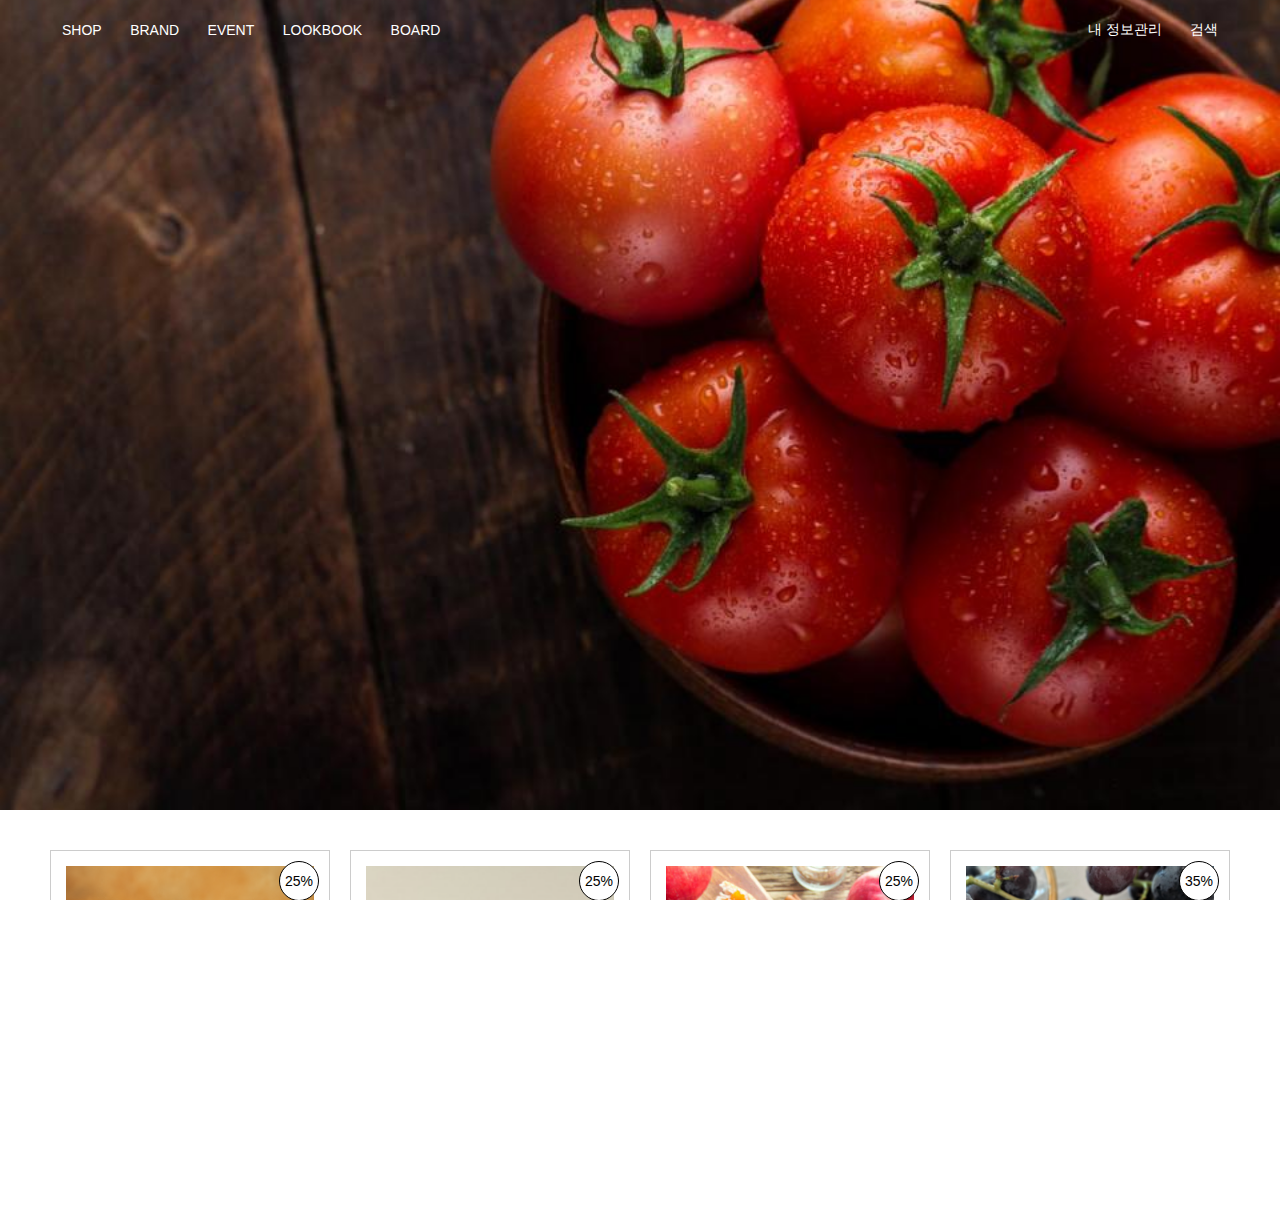
<file: index.html>
<!DOCTYPE html>
<html lang="ko">
  <head>
    <meta charset="UTF-8" />
    <title>모어라벨</title>
    <link rel="stylesheet" href="main.css" />
    <style>
      .product-card {
        height: 100%;
        display: flex;
        flex-direction: column;
        justify-content: space-between;
      }

      .product-link {
        display: block;
        height: 100%;
        color: black;
        text-decoration: none;
      }

      .product-link:visited,
      .product-link:hover,
      .product-link:active {
        color: black;
        text-decoration: none;
      }

      .product-section {
        display: grid;
        grid-template-columns: repeat(4, 1fr);
        gap: 20px;
        padding: 40px 50px;
        align-items: stretch;
      }
    </style>
  </head>
  <body>
    <header class="main-hero">
      <div class="background">
        <img src="bg1.jpg" alt="배경 이미지" />
      </div>
      <nav class="top-nav">
        <div class="left-nav">
          <a href="#">SHOP</a>
          <a href="#">BRAND</a>
          <a href="#">EVENT</a>
          <a href="#">LOOKBOOK</a>
          <a href="#">BOARD</a>
        </div>
        <div class="right-nav">
          <a href="#">내 정보관리</a>
          <a href="#">검색</a>
        </div>
      </nav>
    </header>

    <section class="product-section">
      <a href="product1.html" class="product-link">
        <div class="product-card">
          <img src="product1.png" alt="토마토잼" />
          <div class="discount-badge">25%</div>
          <p><strong>[모어라벨]</strong> 토마토잼</p>
          <p class="price"><del>30,000원</del> <strong>22,500원</strong></p>
        </div>
      </a>
      <a href="product2.html" class="product-link">
        <div class="product-card">
          <img src="product2.png" alt="감잼" />
          <div class="discount-badge">25%</div>
          <p><strong>[모어라벨]</strong> 감잼</p>
          <p class="price"><del>30,000원</del> <strong>22,500원</strong></p>
        </div>
      </a>
      <a href="product3.html" class="product-link">
        <div class="product-card">
          <img src="product3.png" alt="사과잼" />
          <div class="discount-badge">25%</div>
          <p><strong>[모어라벨]</strong> 사과잼</p>
          <p class="price"><del>30,000원</del> <strong>22,500원</strong></p>
        </div>
      </a>
      <a href="product4.html" class="product-link">
        <div class="product-card">
          <img src="product4.png" alt="포도잼" />
          <div class="discount-badge">35%</div>
          <p><strong>[모어라벨]</strong> 포도잼</p>
          <p class="price"><del>30,000원</del> <strong>22,500원</strong></p>
        </div>
      </a>
    </section>

    <script>
      let current = 0;
      const images = ["bg1.jpg", "bg2.jpeg"];
      const bgImg = document.querySelector(".background img");

      setInterval(() => {
        bgImg.classList.add("fade-out");
        setTimeout(() => {
          current = (current + 1) % images.length;
          bgImg.src = images[current];
          bgImg.classList.remove("fade-out");
        }, 300); // 페이드 아웃 지속 시간
      }, 5000); // 이미지 교체 간격
    </script>
  </body>
</html>
</file>
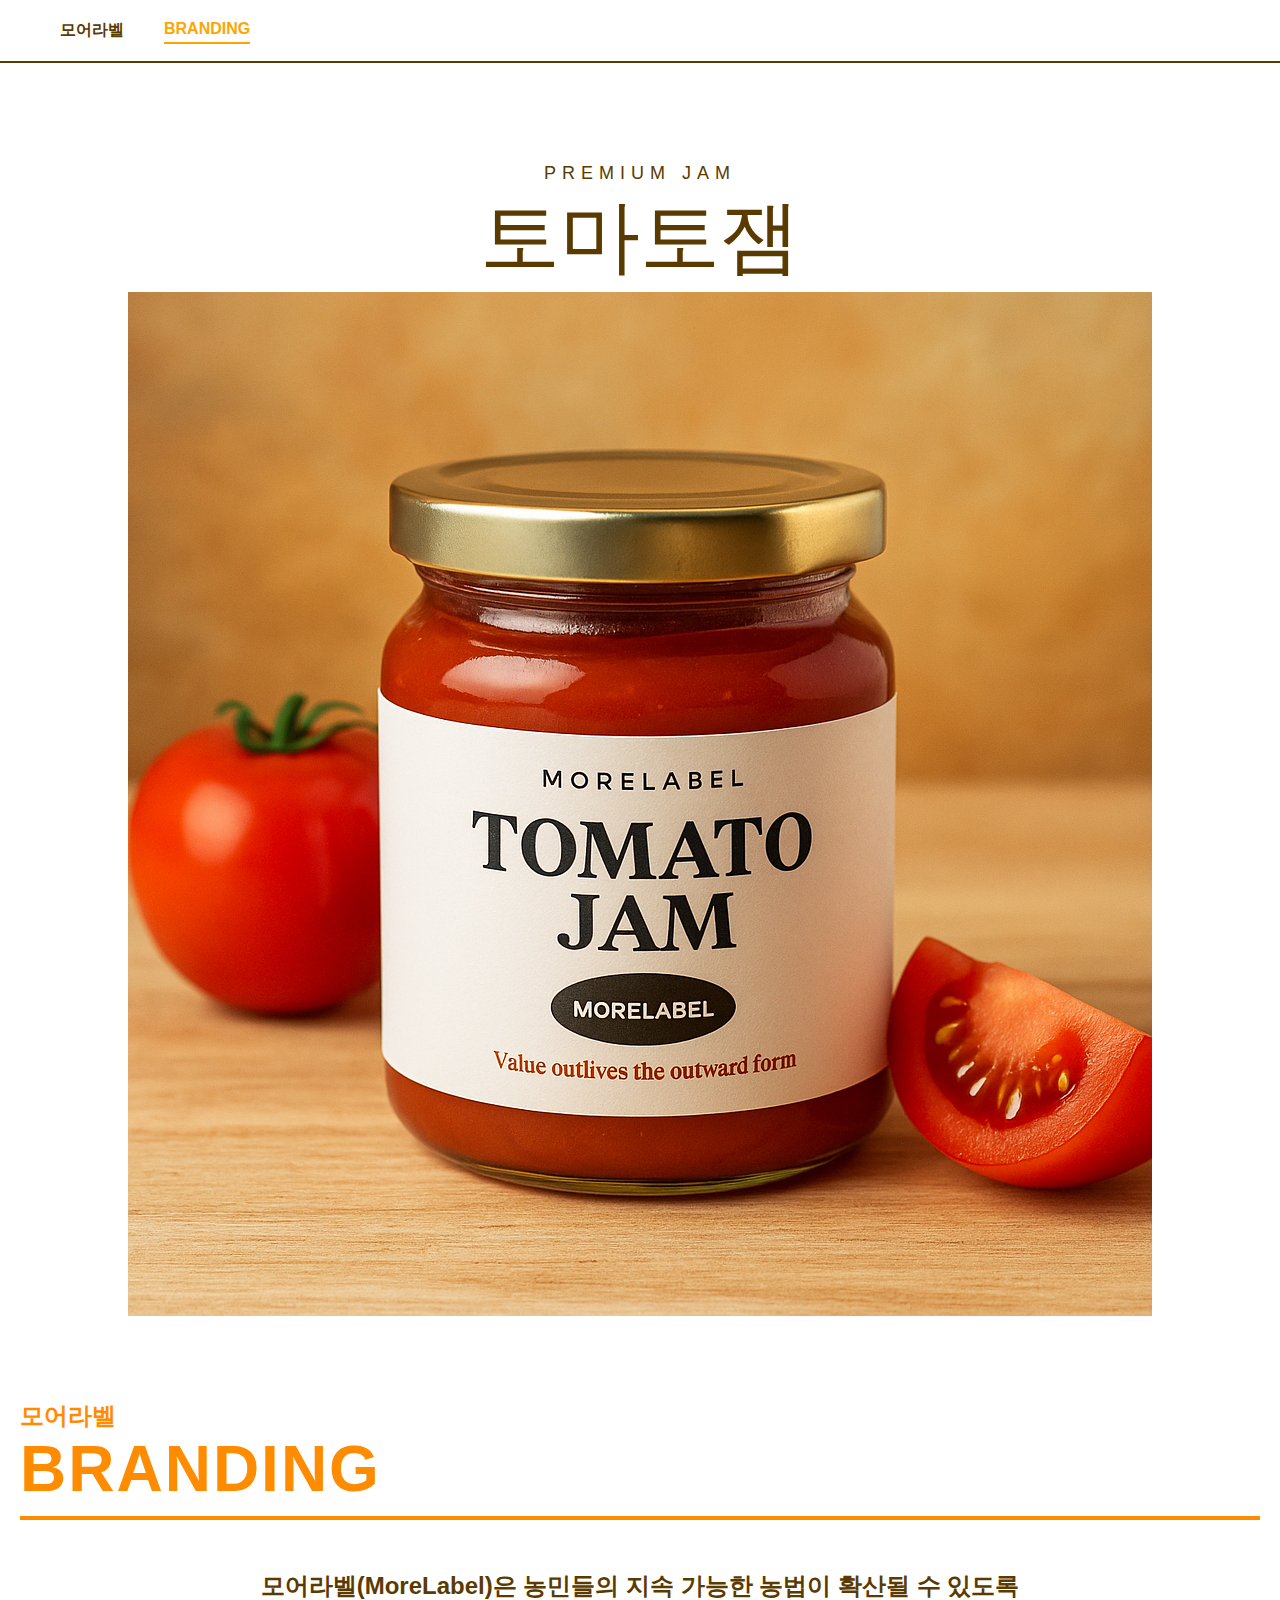
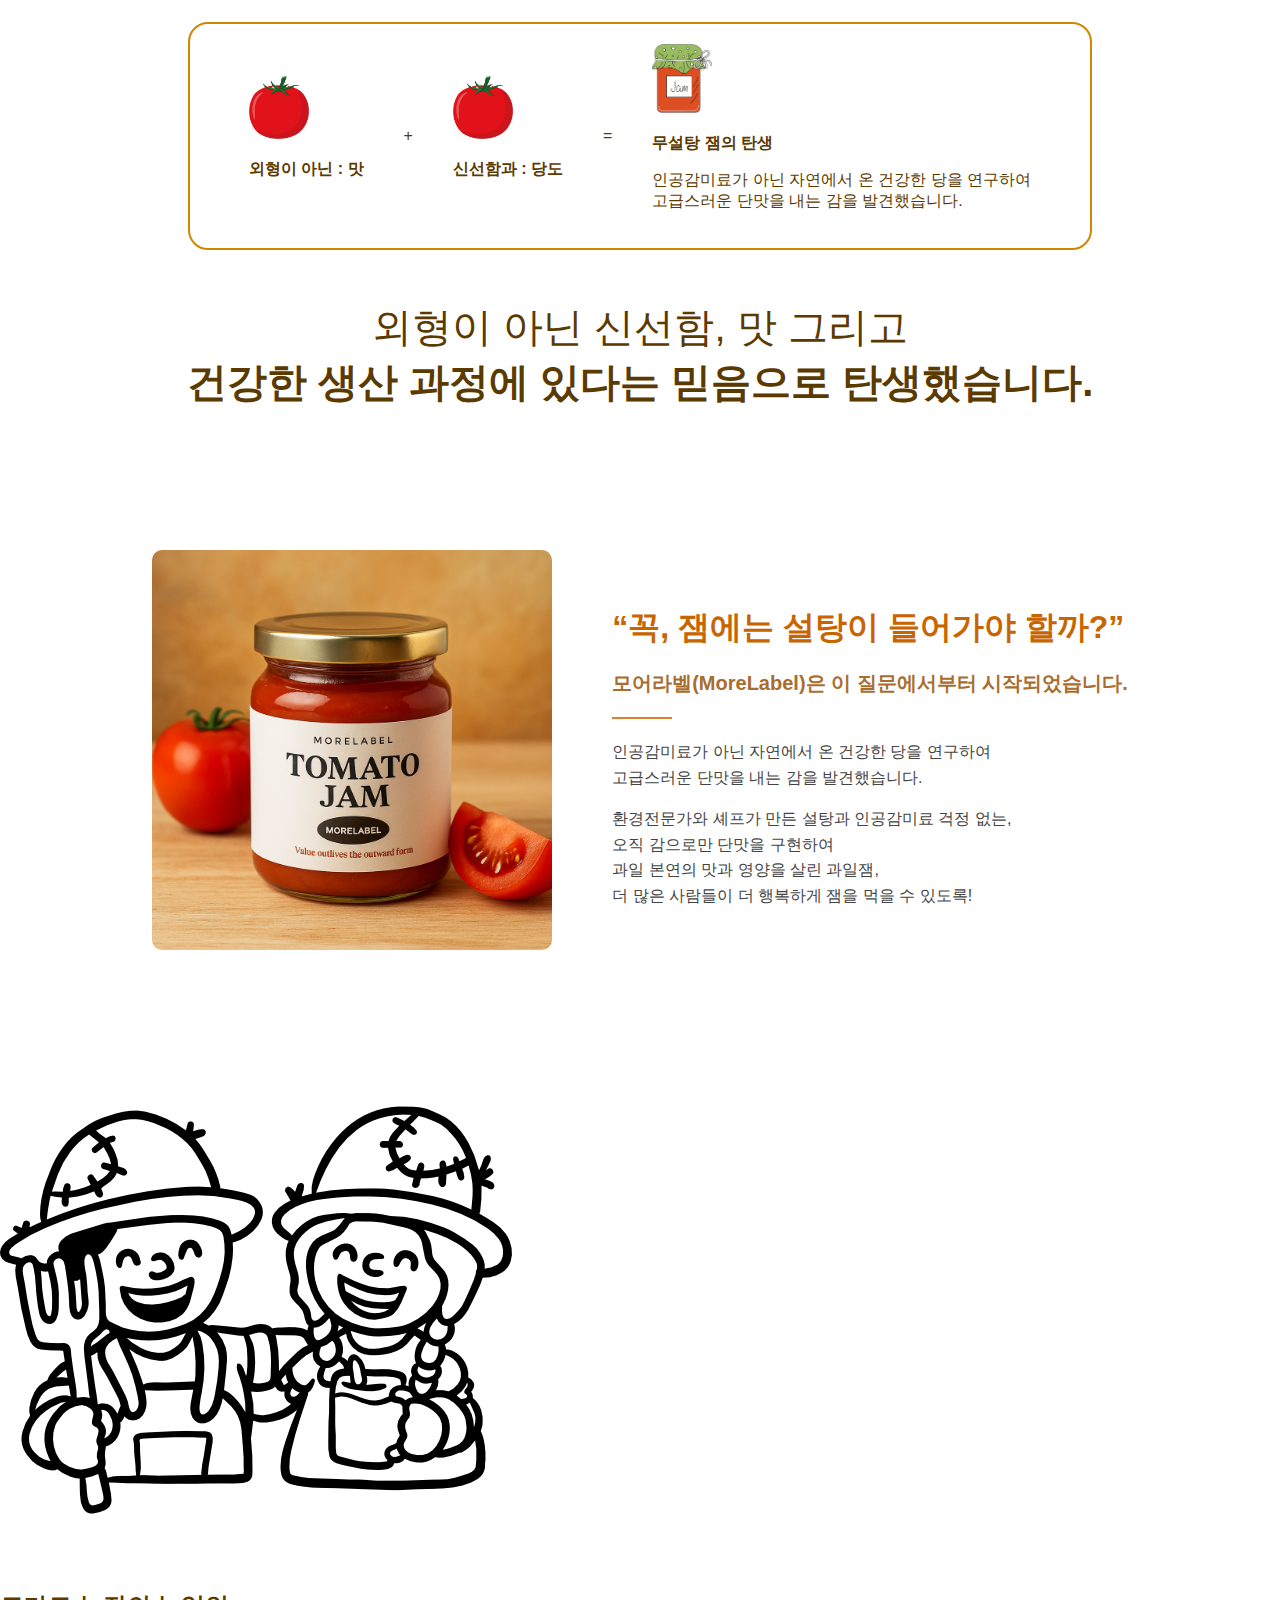
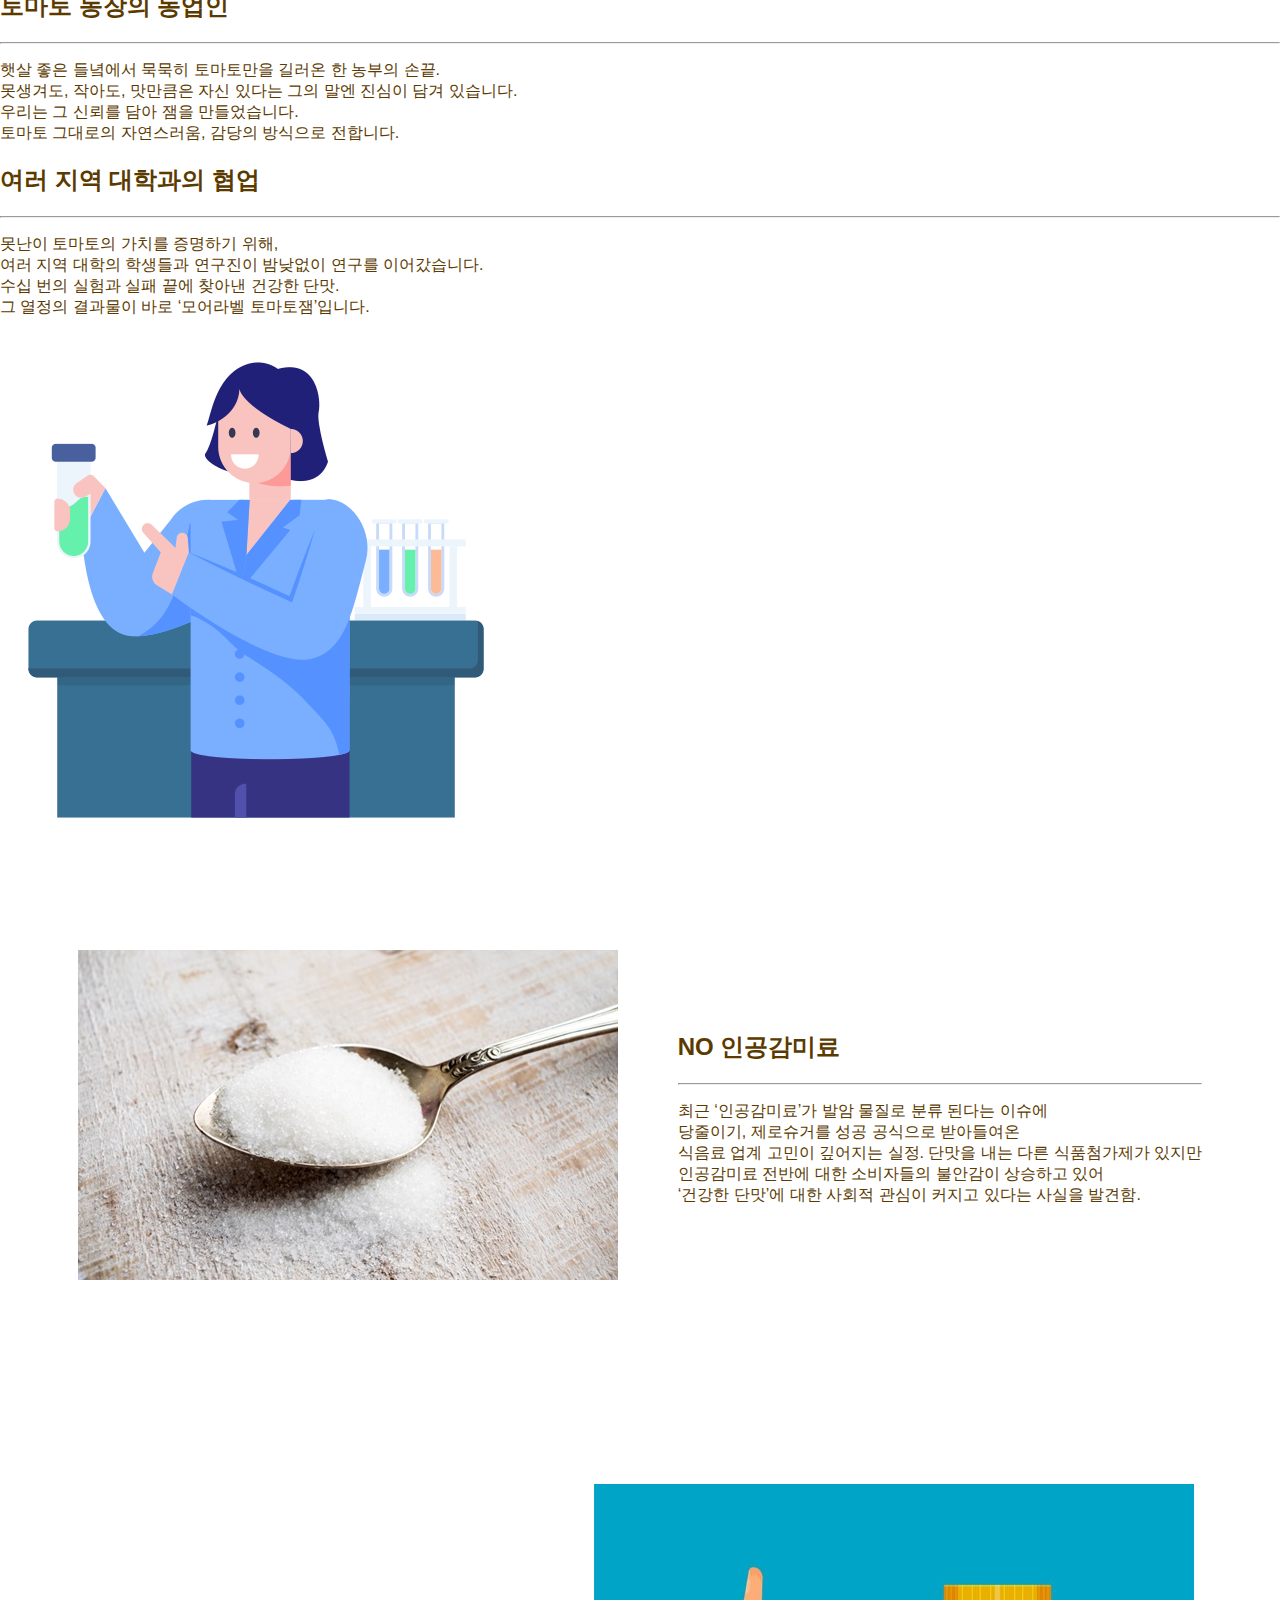
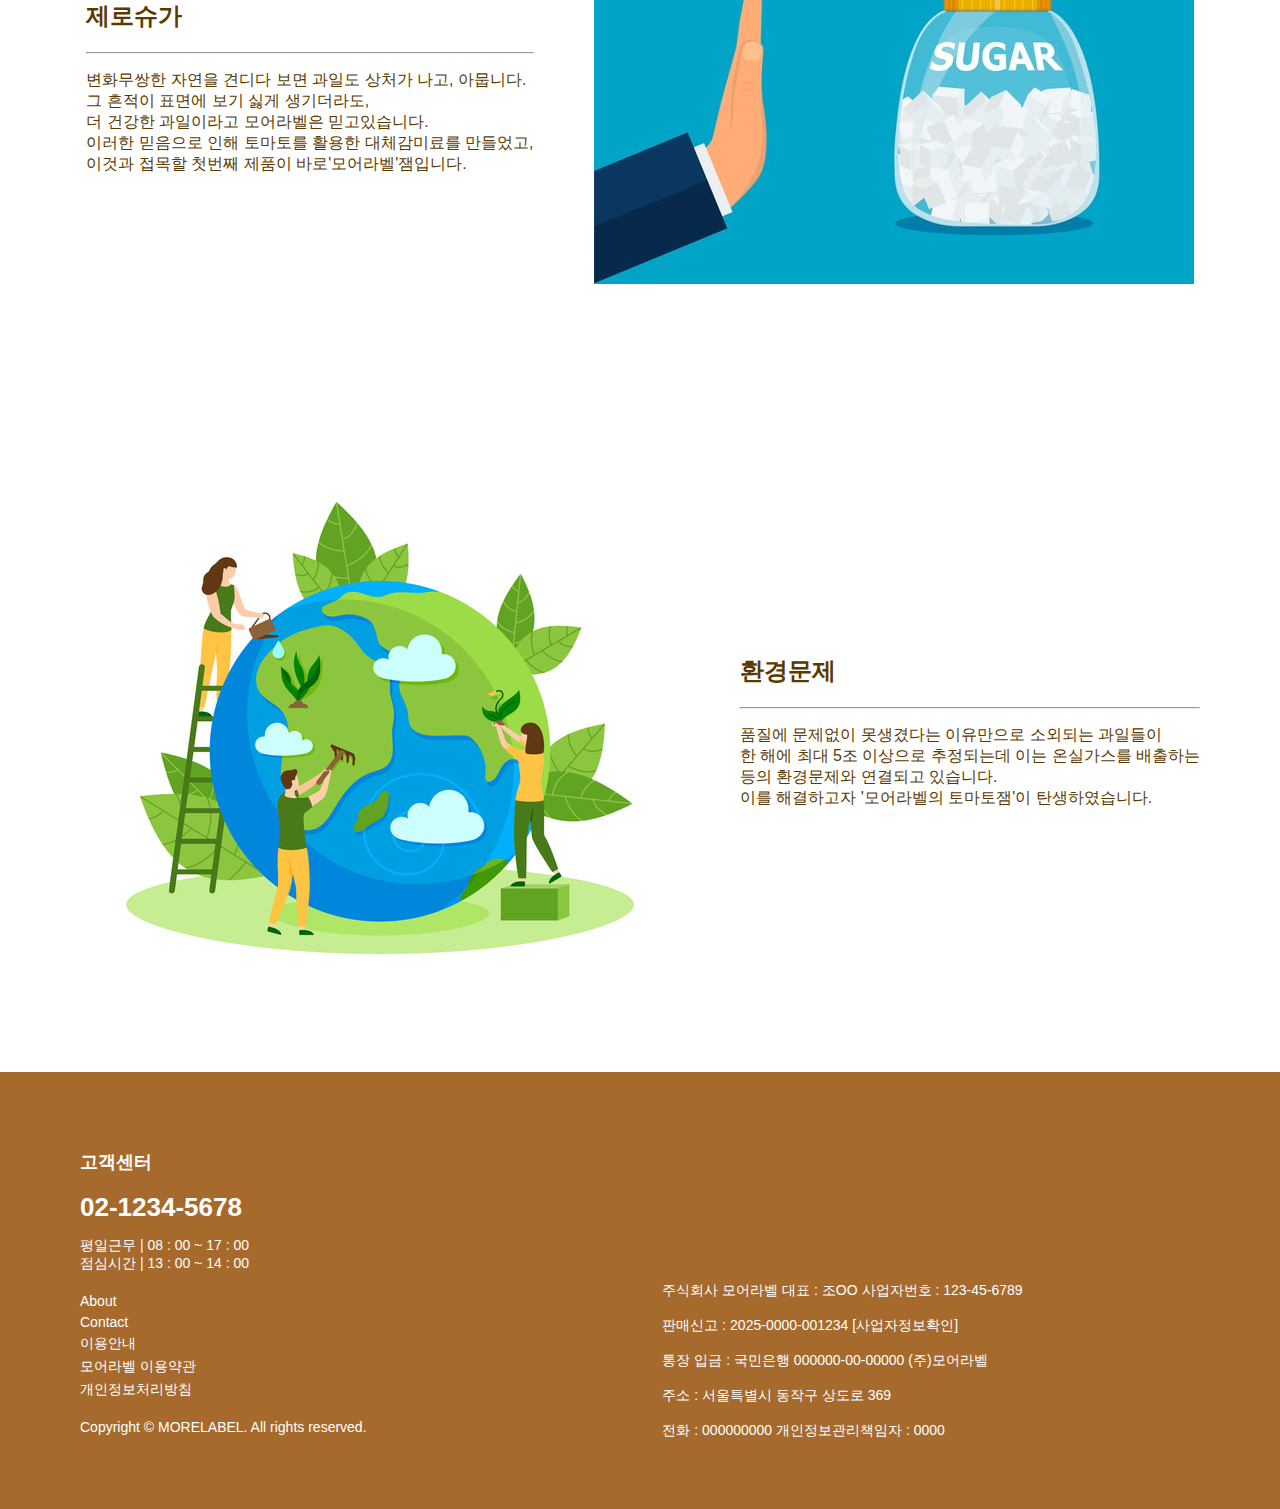
<file: product1.html>
<!DOCTYPE html>
<html lang="ko">
  <head>
    <meta charset="UTF-8" />
    <meta name="viewport" content="width=device-width, initial-scale=1.0" />
    <title>MORELABEL BRANDING</title>
    <link rel="stylesheet" href="product1.css" />
    <style>
      .section-title {
        margin-top: 50px;
        text-align: center;
      }
      .summary {
        margin-top: 50px;
        text-align: center;
        font-size: 40px;
      }
    </style>
  </head>
  <body>
    <header class="top-nav">
      <nav>
        <ul>
          <li><a href="index.html">모어라벨</a></li>
          <li class="active"><a href="#">BRANDING</a></li>
        </ul>
      </nav>
    </header>

    <main class="branding-content">
      <div class="branding-title">
        <p>PREMIUM JAM</p>
        <h1>토마토잼</h1>
      </div>
      <img src="product1.png" alt="토마토잼 이미지" class="branding-image" />
      <div class="branding-logo">
        <p>모어라벨</p>
        <h1>BRANDING</h1>
      </div>
    </main>

    <section class="scroll-section">
      <h2 class="section-title">
        모어라벨(MoreLabel)은 농민들의 지속 가능한 농법이 확산될 수 있도록
      </h2>
      <div class="scroll-content">
        <div class="item">
          <img src="tomato.png" alt="외형이 아닌 : 맛" />
          <p><strong>외형이 아닌 : 맛</strong></p>
        </div>
        <span class="plus">+</span>
        <div class="item">
          <img src="tomato.png" alt="신선함과 : 당도" />
          <p><strong>신선함과 : 당도</strong></p>
        </div>
        <span class="equals">=</span>
        <div class="item">
          <img src="jam.png" alt="무설탕 잼의 탄생" />
          <p><strong>무설탕 잼의 탄생</strong></p>
          <p class="desc">
            인공감미료가 아닌 자연에서 온 건강한 당을 연구하여<br />고급스러운
            단맛을 내는 감을 발견했습니다.
          </p>
        </div>
      </div>
      <p class="summary">
        외형이 아닌 신선함, 맛 그리고<br /><strong
          >건강한 생산 과정에 있다는 믿음으로 탄생했습니다.</strong
        >
      </p>
    </section>
    <section class="two-column-section">
      <div class="image-column">
        <img src="product1.png" alt="모어라벨 잼 제품 이미지" />
      </div>
      <div class="text-column">
        <h2>“꼭, 잼에는 설탕이 들어가야 할까?”</h2>
        <h3>모어라벨(MoreLabel)은 이 질문에서부터 시작되었습니다.</h3>
        <hr />
        <p>
          인공감미료가 아닌 자연에서 온 건강한 당을 연구하여<br />
          고급스러운 단맛을 내는 감을 발견했습니다.
        </p>
        <p>
          환경전문가와 셰프가 만든 설탕과 인공감미료 걱정 없는,<br />
          오직 감으로만 단맛을 구현하여<br />
          과일 본연의 맛과 영양을 살린 과일잼,<br />
          더 많은 사람들이 더 행복하게 잼을 먹을 수 있도록!
        </p>
      </div>
    </section>

    <section class="storytelling-section1">
      <div class="farmer-box">
        <img src="farmer.png" alt="농부" />
      </div>
      <div class="farmer-text">
        <h2>토마토 농장의 농업인</h2>
        <hr />
        <p>
          햇살 좋은 들녘에서 묵묵히 토마토만을 길러온 한 농부의 손끝.<br />
          못생겨도, 작아도, 맛만큼은 자신 있다는 그의 말엔 진심이 담겨
          있습니다.<br />
          우리는 그 신뢰를 담아 잼을 만들었습니다.<br />
          토마토 그대로의 자연스러움, 감당의 방식으로 전합니다.
        </p>
      </div>
    </section>

    <section class="storytelling-section2">
      <div class="univ-text">
        <h2>여러 지역 대학과의 협업</h2>
        <hr />
        <p>
          못난이 토마토의 가치를 증명하기 위해,<br />
          여러 지역 대학의 학생들과 연구진이 밤낮없이 연구를 이어갔습니다.<br />
          수십 번의 실험과 실패 끝에 찾아낸 건강한 단맛.<br />
          그 열정의 결과물이 바로 ‘모어라벨 토마토잼’입니다.
        </p>
      </div>
      <div class="universe-box">
        <img src="university.png" alt="대학" />
      </div>
    </section>

    <section class="no-sweetener-section1">
      <div class="orange-box">
        <img src="sweeter.jpg" alt="인공감미료" />
      </div>
      <div class="sweetener-text">
        <h2>NO 인공감미료</h2>
        <hr />
        <p>
          최근 ‘인공감미료’가 발암 물질로 분류 된다는 이슈에<br />
          당줄이기, 제로슈거를 성공 공식으로 받아들여온<br />
          식음료 업계 고민이 깊어지는 실정. 단맛을 내는 다른 식품첨가제가
          있지만<br />
          인공감미료 전반에 대한 소비자들의 불안감이 상승하고 있어<br />
          ‘건강한 단맛’에 대한 사회적 관심이 커지고 있다는 사실을 발견함.
        </p>
      </div>
    </section>

    <section class="no-sweetener-section2">
      <div class="sweetener-text">
        <h2>제로슈가</h2>
        <hr />
        <p>
          변화무쌍한 자연을 견디다 보면 과일도 상처가 나고, 아뭅니다.<br />
          그 흔적이 표면에 보기 싫게 생기더라도,<br />
          더 건강한 과일이라고 모어라벨은 믿고있습니다.<br />
          이러한 믿음으로 인해 토마토를 활용한 대체감미료를 만들었고,<br />
          이것과 접목할 첫번째 제품이 바로'모어라벨'잼입니다.
        </p>
      </div>
      <div class="orange-box">
        <img src="no_sugar.jpg" alt="제로슈가" />
      </div>
    </section>

    <section class="no-sweetener-section3">
      <div class="orange-box">
        <img src="earth.jpg" alt="환경" />
      </div>
      <div class="sweetener-text">
        <h2>환경문제</h2>
        <hr />
        <p>
          품질에 문제없이 못생겼다는 이유만으로 소외되는 과일들이<br />
          한 해에 최대 5조 이상으로 추정되는데 이는 온실가스를 배출하는<br />
          등의 환경문제와 연결되고 있습니다.<br />
          이를 해결하고자 '모어라벨의 토마토잼'이 탄생하였습니다.
        </p>
      </div>
    </section>
  </body>

  <footer class="site-footer">
    <div class="footer-left">
      <h3>고객센터</h3>
      <p class="phone">02-1234-5678</p>
      <p>평일근무 | 08 : 00 ~ 17 : 00<br />점심시간 | 13 : 00 ~ 14 : 00</p>
      <ul>
        <li><a href="#">About</a></li>
        <li><a href="#">Contact</a></li>
        <li><a href="#">이용안내</a></li>
        <li><a href="#">모어라벨 이용약관</a></li>
        <li><a href="#">개인정보처리방침</a></li>
      </ul>
      <p>Copyright © MORELABEL. All rights reserved.</p>
    </div>
    <div class="footer-right">
      <p>주식회사 모어라벨 대표 : 조OO 사업자번호 : 123-45-6789</p>
      <p>판매신고 : 2025-0000-001234 [사업자정보확인]</p>
      <p>통장 입금 : 국민은행 000000-00-00000 (주)모어라벨</p>
      <p>주소 : 서울특별시 동작구 상도로 369</p>
      <p>전화 : 000000000 개인정보관리책임자 : 0000</p>
    </div>
  </footer>
</html>
</file>
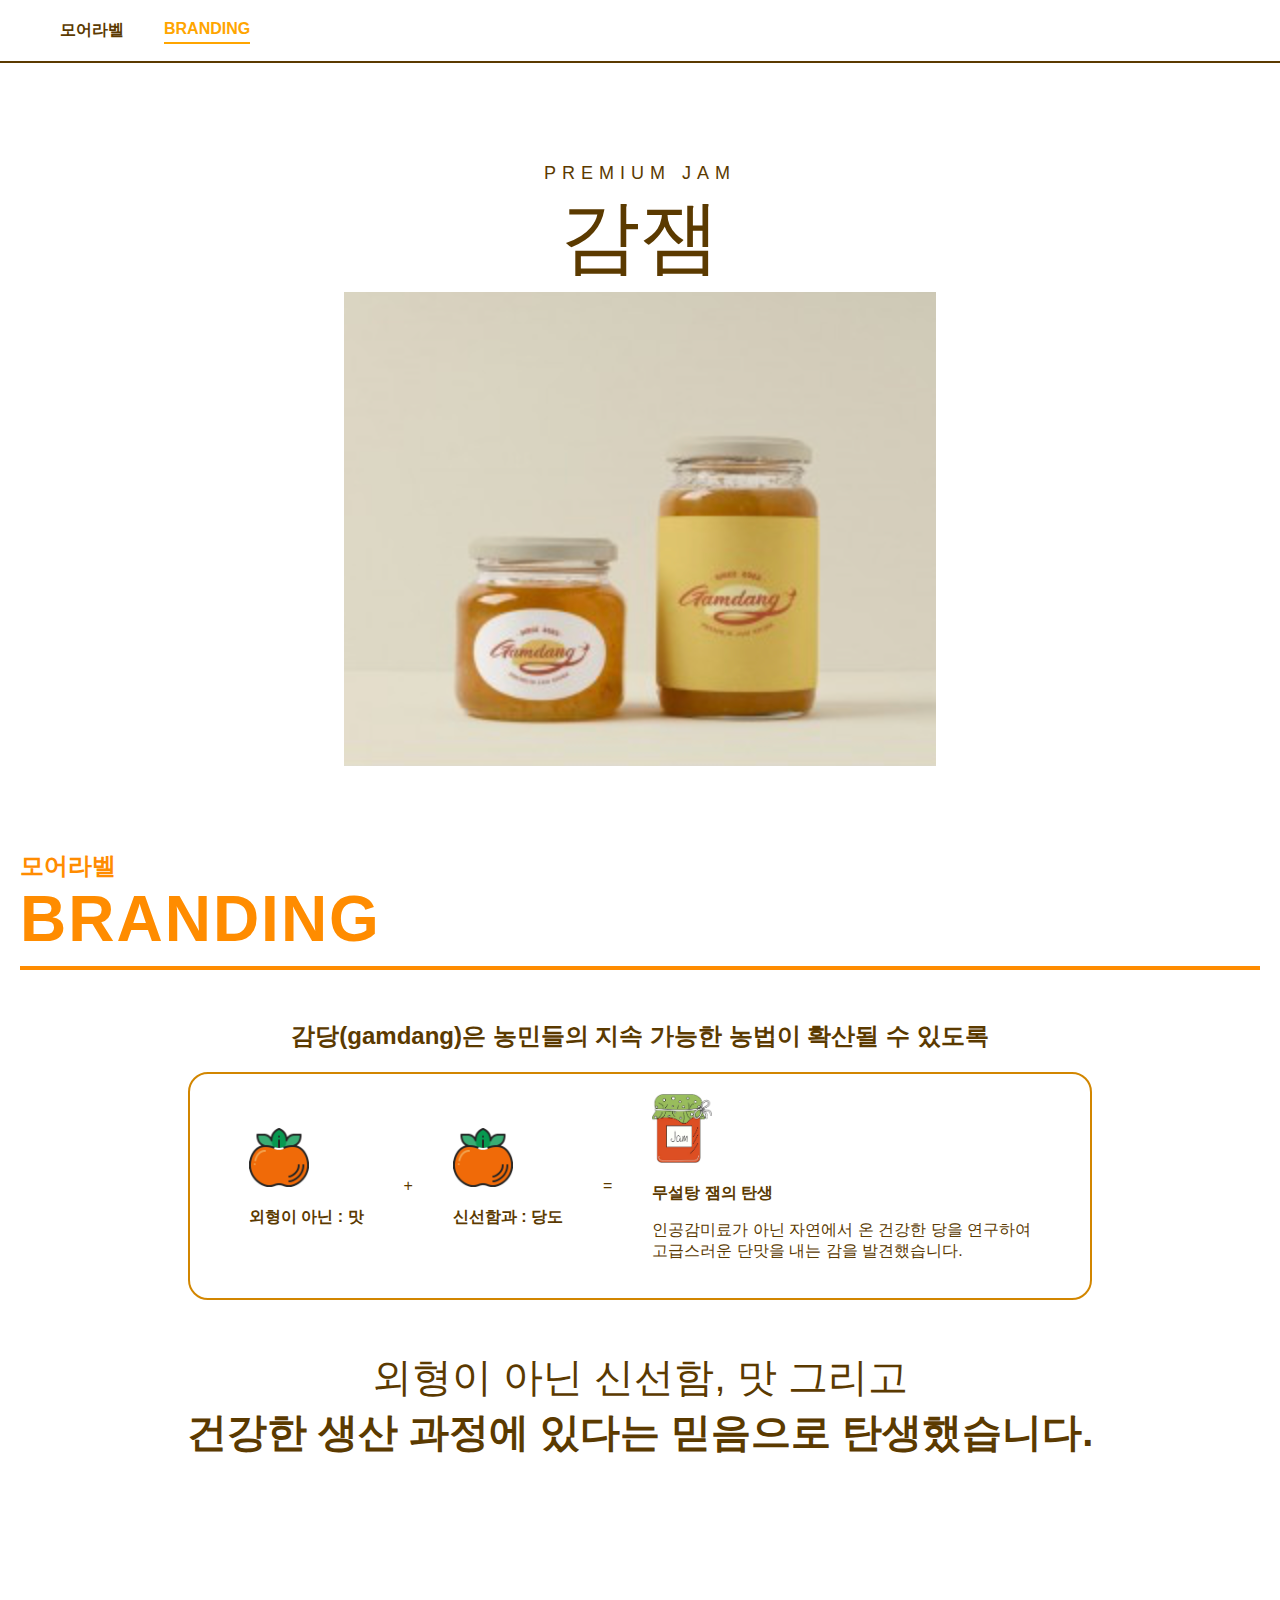
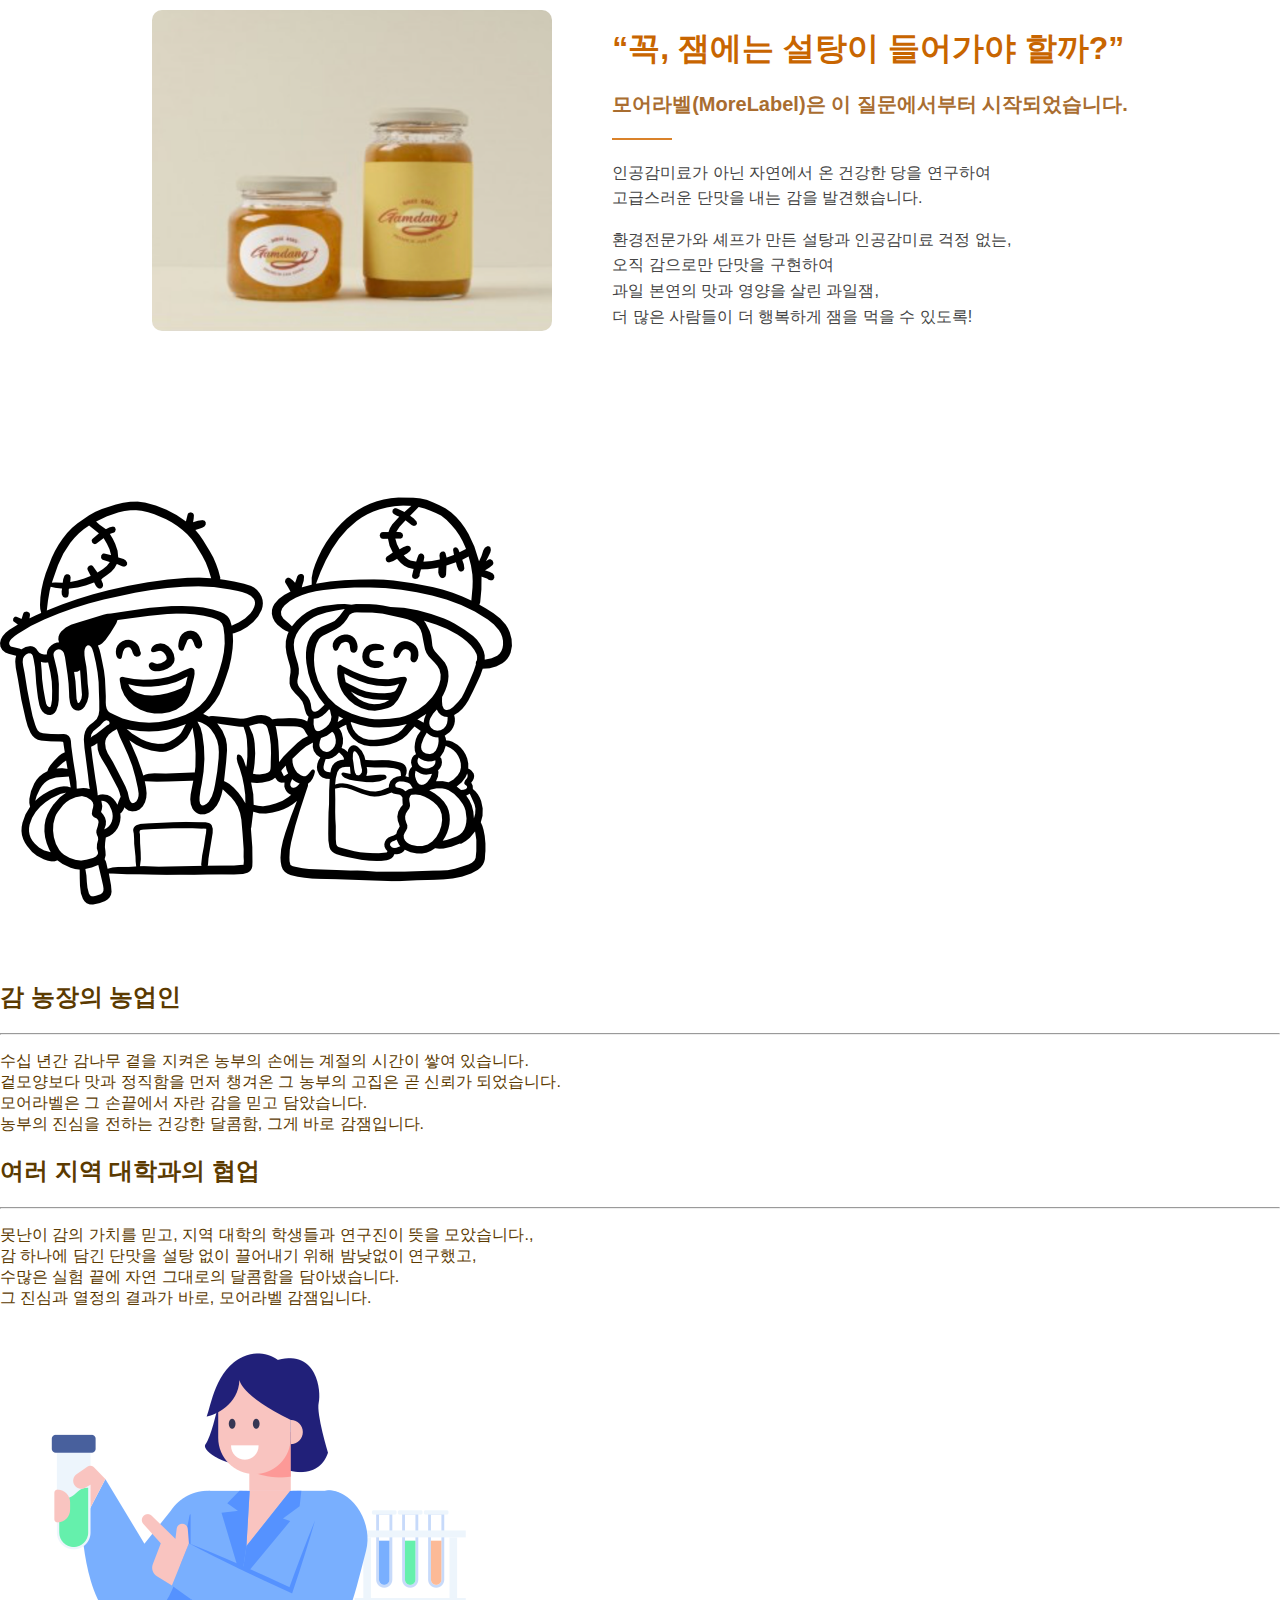
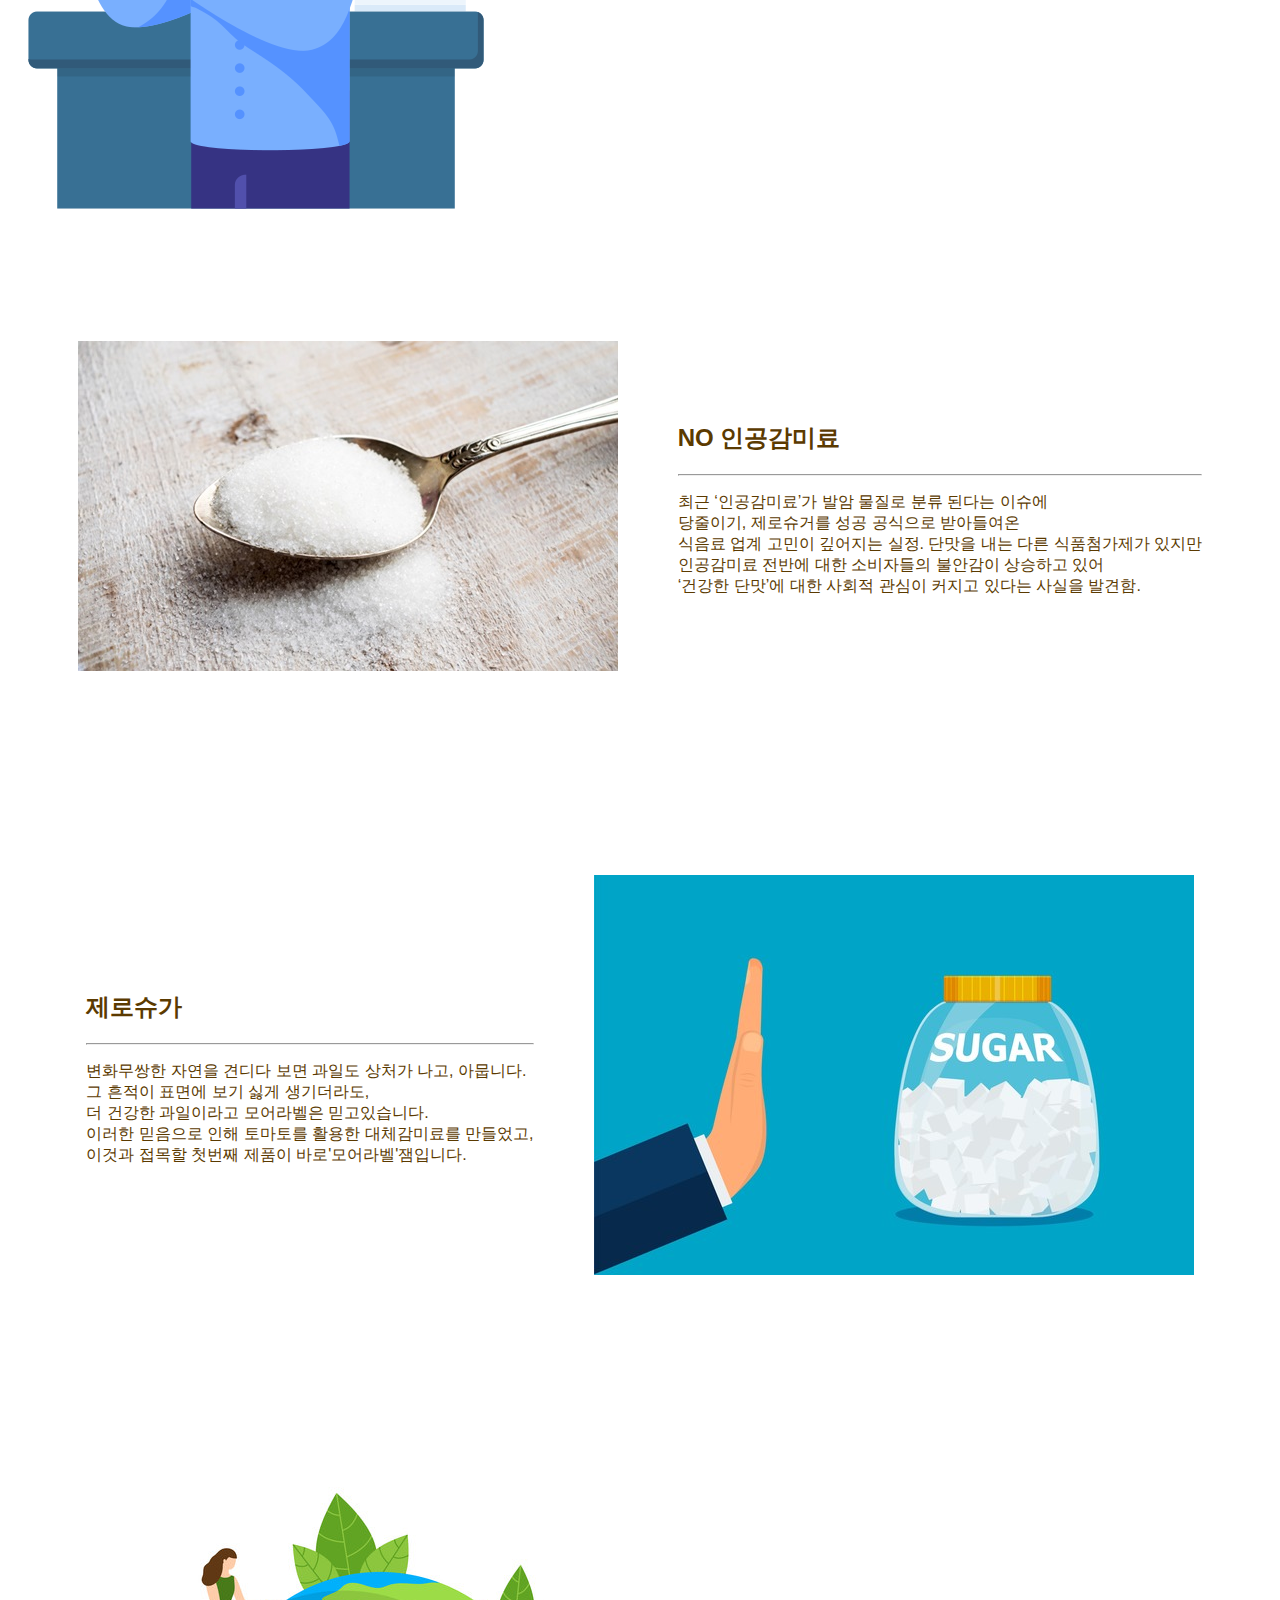
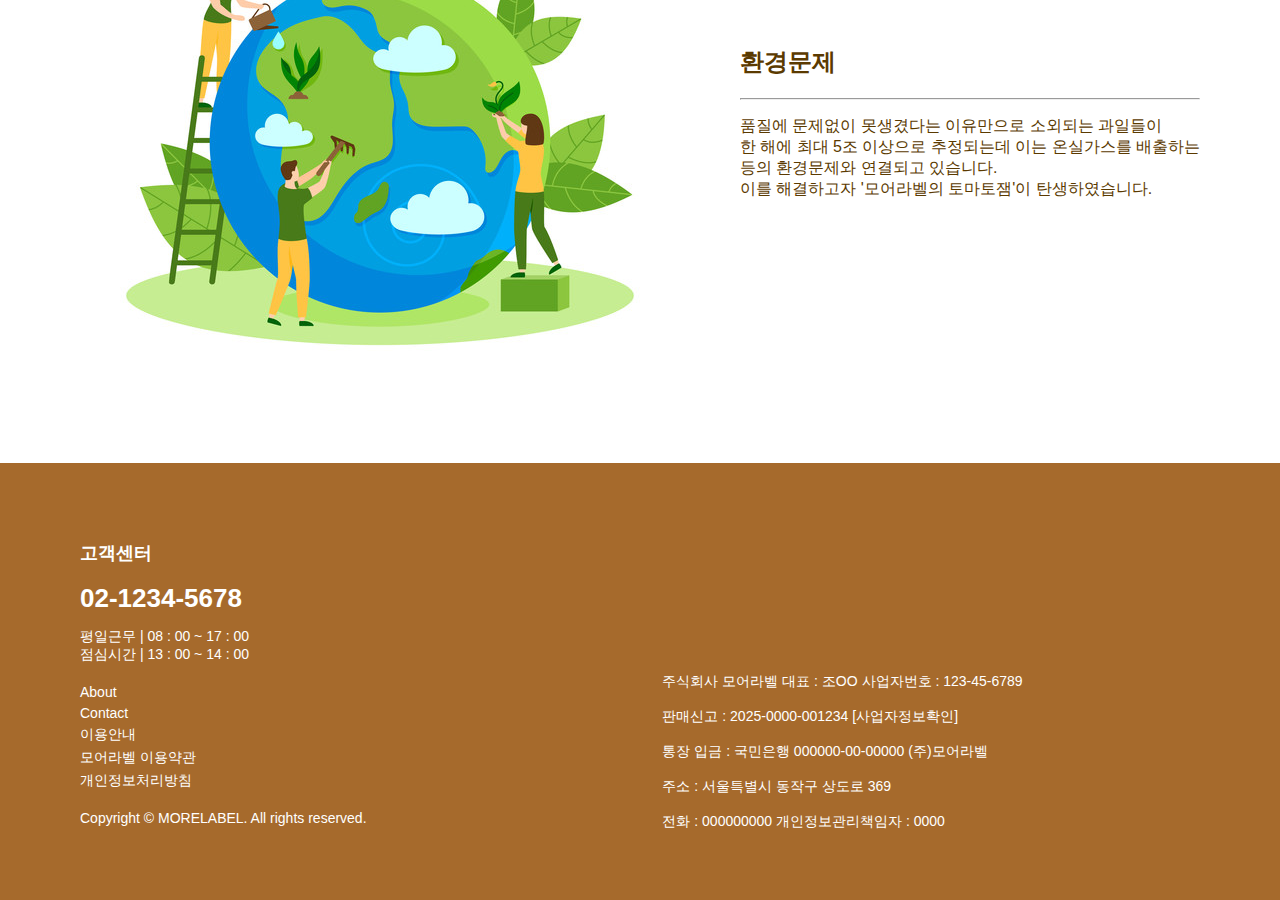
<file: product2.html>
<!DOCTYPE html>
<html lang="ko">
  <head>
    <meta charset="UTF-8" />
    <meta name="viewport" content="width=device-width, initial-scale=1.0" />
    <title>MORELABEL BRANDING</title>
    <link rel="stylesheet" href="product2.css" />
    <style>
      .section-title {
        margin-top: 50px;
        text-align: center;
      }
      .summary {
        margin-top: 50px;
        text-align: center;
        font-size: 40px;
      }
    </style>
  </head>
  <body>
    <header class="top-nav">
      <nav>
        <ul>
          <li><a href="index.html">모어라벨</a></li>
          <li class="active"><a href="#">BRANDING</a></li>
        </ul>
      </nav>
    </header>

    <main class="branding-content">
      <div class="branding-title">
        <p>PREMIUM JAM</p>
        <h1>감잼</h1>
      </div>
      <img src="product2.png" alt="감잼 이미지" class="branding-image" />
      <div class="branding-logo">
        <p>모어라벨</p>
        <h1>BRANDING</h1>
      </div>
    </main>

    <section class="scroll-section">
      <h2 class="section-title">
        감당(gamdang)은 농민들의 지속 가능한 농법이 확산될 수 있도록
      </h2>
      <div class="scroll-content">
        <div class="item">
          <img src="persimmon.png" alt="외형이 아닌 : 맛" />
          <p><strong>외형이 아닌 : 맛</strong></p>
        </div>
        <span class="plus">+</span>
        <div class="item">
          <img src="persimmon.png" alt="신선함과 : 당도" />
          <p><strong>신선함과 : 당도</strong></p>
        </div>
        <span class="equals">=</span>
        <div class="item">
          <img src="jam.png" alt="무설탕 잼의 탄생" />
          <p><strong>무설탕 잼의 탄생</strong></p>
          <p class="desc">
            인공감미료가 아닌 자연에서 온 건강한 당을 연구하여<br />고급스러운
            단맛을 내는 감을 발견했습니다.
          </p>
        </div>
      </div>
      <p class="summary">
        외형이 아닌 신선함, 맛 그리고<br /><strong
          >건강한 생산 과정에 있다는 믿음으로 탄생했습니다.</strong
        >
      </p>
    </section>
    <section class="two-column-section">
      <div class="image-column">
        <img src="product2.png" alt="모어라벨 잼 제품 이미지" />
      </div>
      <div class="text-column">
        <h2>“꼭, 잼에는 설탕이 들어가야 할까?”</h2>
        <h3>모어라벨(MoreLabel)은 이 질문에서부터 시작되었습니다.</h3>
        <hr />
        <p>
          인공감미료가 아닌 자연에서 온 건강한 당을 연구하여<br />
          고급스러운 단맛을 내는 감을 발견했습니다.
        </p>
        <p>
          환경전문가와 셰프가 만든 설탕과 인공감미료 걱정 없는,<br />
          오직 감으로만 단맛을 구현하여<br />
          과일 본연의 맛과 영양을 살린 과일잼,<br />
          더 많은 사람들이 더 행복하게 잼을 먹을 수 있도록!
        </p>
      </div>
    </section>

    <section class="storytelling-section2">
      <div class="farmer-box">
        <img src="farmer.png" alt="농부" />
      </div>
      <div class="farmer-text">
        <h2>감 농장의 농업인</h2>
        <hr />
        <p>
          수십 년간 감나무 곁을 지켜온 농부의 손에는 계절의 시간이 쌓여
          있습니다.<br />
          겉모양보다 맛과 정직함을 먼저 챙겨온 그 농부의 고집은 곧 신뢰가
          되었습니다.<br />
          모어라벨은 그 손끝에서 자란 감을 믿고 담았습니다.<br />
          농부의 진심을 전하는 건강한 달콤함, 그게 바로 감잼입니다.
        </p>
      </div>
    </section>

    <section class="storytelling-section1">
      <div class="univ-text">
        <h2>여러 지역 대학과의 협업</h2>
        <hr />
        <p>
          못난이 감의 가치를 믿고, 지역 대학의 학생들과 연구진이 뜻을
          모았습니다.,<br />
          감 하나에 담긴 단맛을 설탕 없이 끌어내기 위해 밤낮없이 연구했고,<br />
          수많은 실험 끝에 자연 그대로의 달콤함을 담아냈습니다.<br />
          그 진심과 열정의 결과가 바로, 모어라벨 감잼입니다.
        </p>
      </div>
      <div class="universe-box">
        <img src="university.png" alt="대학" />
      </div>
    </section>

    <section class="no-sweetener-section1">
      <div class="orange-box">
        <img src="sweeter.jpg" alt="인공감미료" />
      </div>
      <div class="sweetener-text">
        <h2>NO 인공감미료</h2>
        <hr />
        <p>
          최근 ‘인공감미료’가 발암 물질로 분류 된다는 이슈에<br />
          당줄이기, 제로슈거를 성공 공식으로 받아들여온<br />
          식음료 업계 고민이 깊어지는 실정. 단맛을 내는 다른 식품첨가제가
          있지만<br />
          인공감미료 전반에 대한 소비자들의 불안감이 상승하고 있어<br />
          ‘건강한 단맛’에 대한 사회적 관심이 커지고 있다는 사실을 발견함.
        </p>
      </div>
    </section>

    <section class="no-sweetener-section2">
      <div class="sweetener-text">
        <h2>제로슈가</h2>
        <hr />
        <p>
          변화무쌍한 자연을 견디다 보면 과일도 상처가 나고, 아뭅니다.<br />
          그 흔적이 표면에 보기 싫게 생기더라도,<br />
          더 건강한 과일이라고 모어라벨은 믿고있습니다.<br />
          이러한 믿음으로 인해 토마토를 활용한 대체감미료를 만들었고,<br />
          이것과 접목할 첫번째 제품이 바로'모어라벨'잼입니다.
        </p>
      </div>
      <div class="orange-box">
        <img src="no_sugar.jpg" alt="제로슈가" />
      </div>
    </section>

    <section class="no-sweetener-section3">
      <div class="orange-box">
        <img src="earth.jpg" alt="환경" />
      </div>
      <div class="sweetener-text">
        <h2>환경문제</h2>
        <hr />
        <p>
          품질에 문제없이 못생겼다는 이유만으로 소외되는 과일들이<br />
          한 해에 최대 5조 이상으로 추정되는데 이는 온실가스를 배출하는<br />
          등의 환경문제와 연결되고 있습니다.<br />
          이를 해결하고자 '모어라벨의 토마토잼'이 탄생하였습니다.
        </p>
      </div>
    </section>
  </body>

  <footer class="site-footer">
    <div class="footer-left">
      <h3>고객센터</h3>
      <p class="phone">02-1234-5678</p>
      <p>평일근무 | 08 : 00 ~ 17 : 00<br />점심시간 | 13 : 00 ~ 14 : 00</p>
      <ul>
        <li><a href="#">About</a></li>
        <li><a href="#">Contact</a></li>
        <li><a href="#">이용안내</a></li>
        <li><a href="#">모어라벨 이용약관</a></li>
        <li><a href="#">개인정보처리방침</a></li>
      </ul>
      <p>Copyright © MORELABEL. All rights reserved.</p>
    </div>
    <div class="footer-right">
      <p>주식회사 모어라벨 대표 : 조OO 사업자번호 : 123-45-6789</p>
      <p>판매신고 : 2025-0000-001234 [사업자정보확인]</p>
      <p>통장 입금 : 국민은행 000000-00-00000 (주)모어라벨</p>
      <p>주소 : 서울특별시 동작구 상도로 369</p>
      <p>전화 : 000000000 개인정보관리책임자 : 0000</p>
    </div>
  </footer>
</html>
</file>
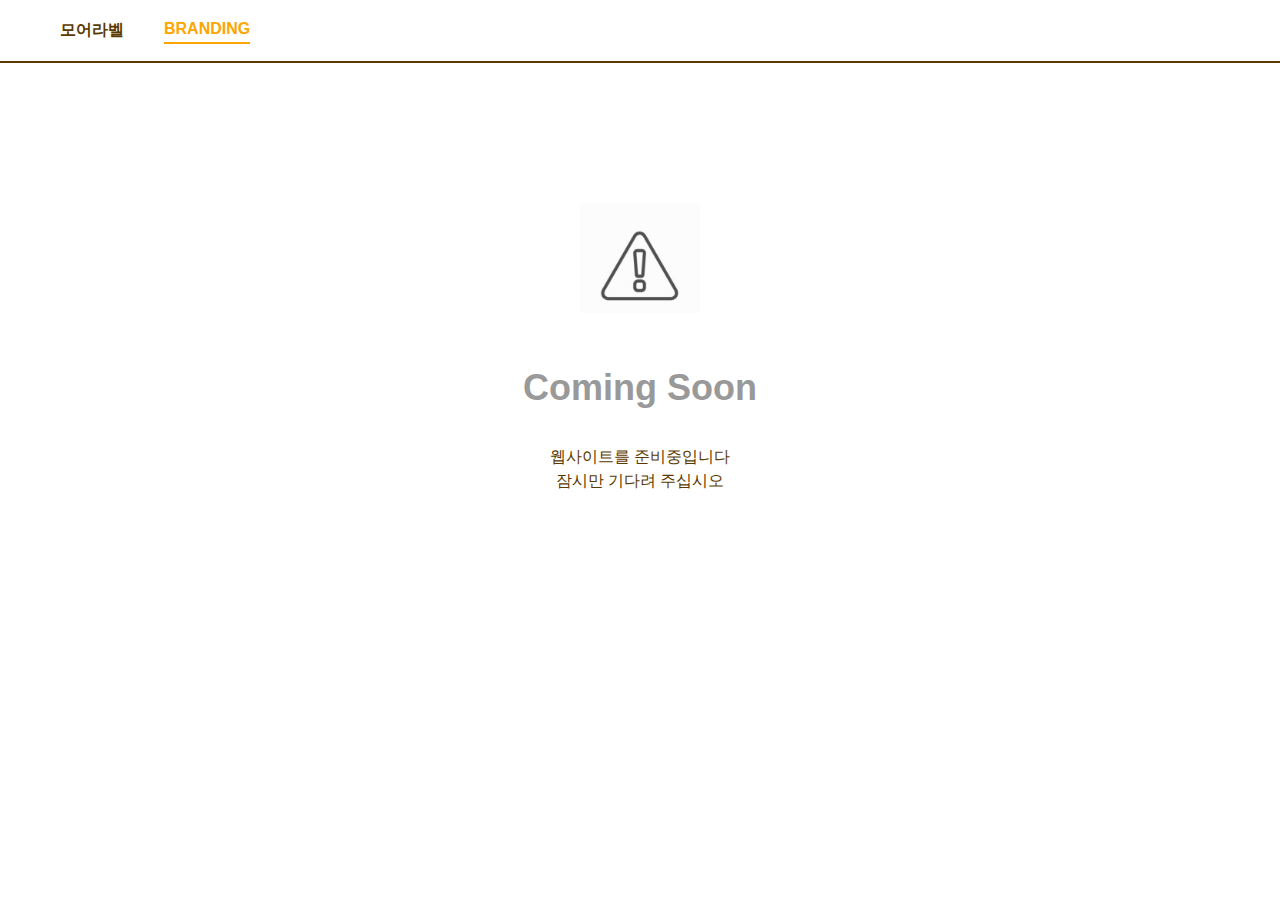
<file: product3.html>
<!DOCTYPE html>
<html lang="ko">
  <head>
    <meta charset="UTF-8" />
    <meta name="viewport" content="width=device-width, initial-scale=1.0" />
    <title>MORELABEL BRANDING</title>
    <link rel="stylesheet" href="product3.css" />
    <style>
      .section-title {
        margin-top: 50px;
        text-align: center;
      }
      .summary {
        margin-top: 50px;
        text-align: center;
        font-size: 40px;
      }
      @media (max-width: 768px) {
        .top-nav nav ul {
          flex-direction: column;
          align-items: center;
          gap: 10px;
        }

        .coming-soon-content {
          padding: 20px;
          text-align: center;
        }

        .coming-soon-content img {
          width: 100px;
        }

        .coming-soon-content h1 {
          font-size: 28px;
        }

        .coming-soon-content p {
          font-size: 14px;
        }
      }
    </style>
  </head>
  <body>
    <header class="top-nav">
      <nav>
        <ul>
          <li><a href="index.html">모어라벨</a></li>
          <li class="active"><a href="#">BRANDING</a></li>
        </ul>
      </nav>
    </header>
  <body>
    <main class="coming-soon-content">
      <img src="coming-soon.png" alt="공사중 아이콘" />
      <h1>Coming Soon</h1>
      <p>웹사이트를 준비중입니다<br />잠시만 기다려 주십시오</p>
    </main>
  </body>
</html>
</file>
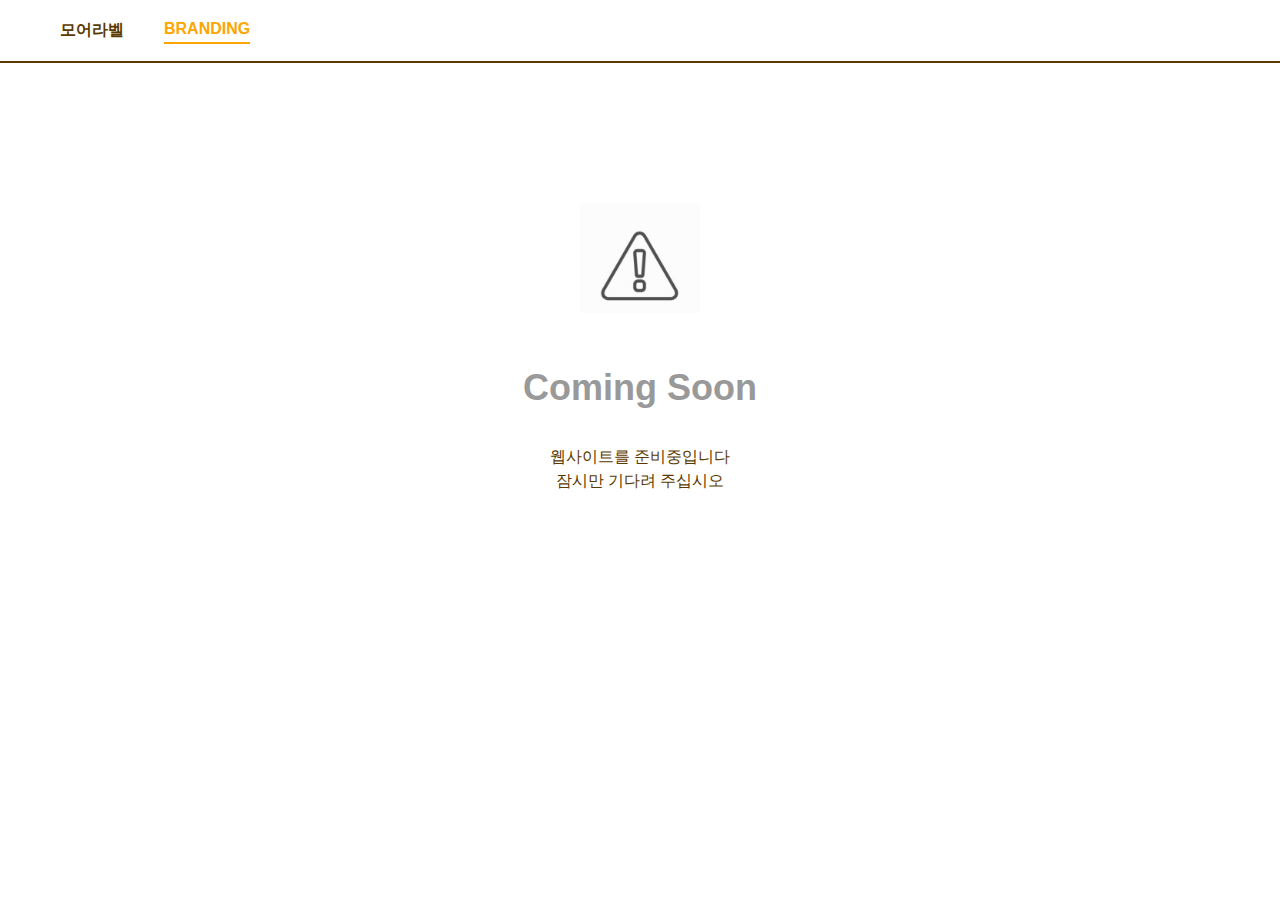
<file: product4.html>
<!DOCTYPE html>
<html lang="ko">
  <head>
    <meta charset="UTF-8" />
    <meta name="viewport" content="width=device-width, initial-scale=1.0" />
    <title>MORELABEL BRANDING</title>
    <link rel="stylesheet" href="product4.css" />
    <style>
      .section-title {
        margin-top: 50px;
        text-align: center;
      }
      .summary {
        margin-top: 50px;
        text-align: center;
        font-size: 40px;
      }
      @media (max-width: 768px) {
        .top-nav nav ul {
          flex-direction: column;
          align-items: center;
          gap: 10px;
        }

        .coming-soon-content {
          padding: 20px;
          text-align: center;
        }

        .coming-soon-content img {
          width: 100px;
        }

        .coming-soon-content h1 {
          font-size: 28px;
        }

        .coming-soon-content p {
          font-size: 14px;
        }
      }
    </style>
  </head>
  <body>
    <header class="top-nav">
      <nav>
        <ul>
          <li><a href="index.html">모어라벨</a></li>
          <li class="active"><a href="#">BRANDING</a></li>
        </ul>
      </nav>
    </header>
  <body>
    <main class="coming-soon-content">
      <img src="coming-soon.png" alt="공사중 아이콘" />
      <h1>Coming Soon</h1>
      <p>웹사이트를 준비중입니다<br />잠시만 기다려 주십시오</p>
    </main>
  </body>
</html>
</file>
<file: product1.css>
body {
  margin: 0;
  font-family: "Arial", sans-serif;
  background: white;
  color: #5b3a00;
}

.top-nav nav {
  display: flex;
  justify-content: space-between;
  align-items: center;
  padding: 20px 60px;
  border-bottom: 2px solid #5b3a00;
}

.top-nav ul {
  list-style: none;
  display: flex;
  gap: 40px;
  margin: 0;
  padding: 0;
}

.top-nav li a {
  text-decoration: none;
  font-weight: bold;
  color: #5b3a00;
}

.top-nav li.active a {
  color: orange;
  border-bottom: 2px solid orange;
  padding-bottom: 5px;
}

.icons {
  font-size: 20px;
  display: flex;
  gap: 20px;
}

.branding-content {
  text-align: center;
  margin-top: 100px;
}

.branding-title p {
  font-size: 18px;
  letter-spacing: 6px;
  margin: 0;
}

.branding-title h1 {
  font-size: 80px;
  margin: 0;
  font-weight: normal;
}

.branding-logo {
  text-align: left;
  margin-top: 80px;
  margin-left: 20px;
  margin-right: 20px;
}

.branding-logo p {
  font-size: 24px;
  color: #ff8c00;
  font-weight: bold;
  margin: 0;
}

.branding-logo h1 {
  display: block;
  width: 100%;
  font-size: 64px;
  color: #ff8c00;
  font-weight: 900;
  margin: 0;
  letter-spacing: 2px;
  padding-bottom: 10px;
  border-bottom: 4px solid #ff8c00;
  display: inline-block;
}

.scroll-section .item img {
  width: 60px;
  height: auto;
  max-width: 100%;
}

.scroll-content {
  display: flex;
  flex-direction: row;
  justify-content: center;
  align-items: center;
  gap: 40px;
  flex-wrap: nowrap;
  margin: 20px auto;
  padding: 20px 0;
  border: 2px solid #d28600;
  border-radius: 20px;
  max-width: 900px;
}

section.two-column-section {
  display: flex;
  flex-direction: row;
  justify-content: center;
  align-items: center;
  gap: 60px;
  padding: 100px 40px;
}

.image-column img {
  width: 400px;
  height: auto;
  border-radius: 10px;
}

.text-column {
  max-width: 600px;
}

.text-column h2 {
  font-size: 32px;
  color: #c86500;
  font-weight: 900;
  margin-bottom: 10px;
}

.text-column h3 {
  font-size: 20px;
  color: #a96d30;
  margin-bottom: 10px;
}

.text-column hr {
  border: none;
  height: 2px;
  background: #da822a;
  width: 60px;
  margin: 20px 0;
}

.text-column p {
  font-size: 16px;
  line-height: 1.6;
  color: #444;
}

section.no-sweetener-section1 {
  display: flex;
  flex-direction: row;
  justify-content: center;
  align-items: center;
  gap: 60px;
  padding: 100px 40px;
}

.image-column img {
  width: 400px;
  height: auto;
  border-radius: 10px;
}

.text-column {
  max-width: 600px;
}

.text-column h2 {
  font-size: 32px;
  color: #c86500;
  font-weight: 900;
  margin-bottom: 10px;
}

.text-column h3 {
  font-size: 20px;
  color: #a96d30;
  margin-bottom: 10px;
}

.text-column hr {
  border: none;
  height: 2px;
  background: #da822a;
  width: 60px;
  margin: 20px 0;
}

.text-column p {
  font-size: 16px;
  line-height: 1.6;
  color: #444;
}

section.no-sweetener-section2 {
  display: flex;
  flex-direction: row;
  justify-content: center;
  align-items: center;
  gap: 60px;
  padding: 100px 40px;
}

.image-column img {
  width: 400px;
  height: auto;
  border-radius: 10px;
}

.text-column {
  max-width: 600px;
}

.text-column h2 {
  font-size: 32px;
  color: #c86500;
  font-weight: 900;
  margin-bottom: 10px;
}

.text-column h3 {
  font-size: 20px;
  color: #a96d30;
  margin-bottom: 10px;
}

.text-column hr {
  border: none;
  height: 2px;
  background: #da822a;
  width: 60px;
  margin: 20px 0;
}

.text-column p {
  font-size: 16px;
  line-height: 1.6;
  color: #444;
}

section.no-sweetener-section3 {
  display: flex;
  flex-direction: row;
  justify-content: center;
  align-items: center;
  gap: 60px;
  padding: 100px 40px;
}

.image-column img {
  width: 400px;
  height: auto;
  border-radius: 10px;
}

.text-column {
  max-width: 600px;
}

.text-column h2 {
  font-size: 32px;
  color: #c86500;
  font-weight: 900;
  margin-bottom: 10px;
}

.text-column h3 {
  font-size: 20px;
  color: #a96d30;
  margin-bottom: 10px;
}

.text-column hr {
  border: none;
  height: 2px;
  background: #da822a;
  width: 60px;
  margin: 20px 0;
}

.text-column p {
  font-size: 16px;
  line-height: 1.6;
  color: #444;
}

.site-footer {
  display: flex;
  justify-content: space-between;
  align-items: flex-end;
  background-color: #a66a2c; /* 갈색 배경 */
  color: white;
  padding: 60px 80px;
  font-size: 14px;
  flex-wrap: wrap;
}

.footer-left,
.footer-right {
  width: 48%;
}

.footer-left h3 {
  font-size: 18px;
  font-weight: bold;
}

.footer-left .phone {
  font-size: 26px;
  font-weight: bold;
  margin: 10px 0;
}

.footer-left ul {
  list-style: none;
  padding: 0;
  margin: 20px 0;
}

.footer-left ul li {
  margin-bottom: 5px;
}

.footer-left ul li a {
  color: white;
  text-decoration: none;
}

.footer-left ul li a:hover {
  text-decoration: underline;
}

.footer-right p {
  margin-bottom: 8px;
  line-height: 1.5;
}
</file>
<file: product2.css>
body {
  margin: 0;
  font-family: "Arial", sans-serif;
  background: white;
  color: #5b3a00;
}

.top-nav nav {
  display: flex;
  justify-content: space-between;
  align-items: center;
  padding: 20px 60px;
  border-bottom: 2px solid #5b3a00;
}

.top-nav ul {
  list-style: none;
  display: flex;
  gap: 40px;
  margin: 0;
  padding: 0;
}

.top-nav li a {
  text-decoration: none;
  font-weight: bold;
  color: #5b3a00;
}

.top-nav li.active a {
  color: orange;
  border-bottom: 2px solid orange;
  padding-bottom: 5px;
}

.icons {
  font-size: 20px;
  display: flex;
  gap: 20px;
}

.branding-content {
  text-align: center;
  margin-top: 100px;
}

.branding-title p {
  font-size: 18px;
  letter-spacing: 6px;
  margin: 0;
}

.branding-title h1 {
  font-size: 80px;
  margin: 0;
  font-weight: normal;
}

.branding-logo {
  text-align: left;
  margin-top: 80px;
  margin-left: 20px;
  margin-right: 20px;
}

.branding-logo p {
  font-size: 24px;
  color: #ff8c00;
  font-weight: bold;
  margin: 0;
}

.branding-logo h1 {
  display: block;
  width: 100%;
  font-size: 64px;
  color: #ff8c00;
  font-weight: 900;
  margin: 0;
  letter-spacing: 2px;
  padding-bottom: 10px;
  border-bottom: 4px solid #ff8c00;
  display: inline-block;
}

.scroll-section .item img {
  width: 60px;
  height: auto;
  max-width: 100%;
}

.scroll-content {
  display: flex;
  flex-direction: row;
  justify-content: center;
  align-items: center;
  gap: 40px;
  flex-wrap: nowrap;
  margin: 20px auto;
  padding: 20px 0;
  border: 2px solid #d28600;
  border-radius: 20px;
  max-width: 900px;
}

section.two-column-section {
  display: flex;
  flex-direction: row;
  justify-content: center;
  align-items: center;
  gap: 60px;
  padding: 100px 40px;
}

.image-column img {
  width: 400px;
  height: auto;
  border-radius: 10px;
}

.text-column {
  max-width: 600px;
}

.text-column h2 {
  font-size: 32px;
  color: #c86500;
  font-weight: 900;
  margin-bottom: 10px;
}

.text-column h3 {
  font-size: 20px;
  color: #a96d30;
  margin-bottom: 10px;
}

.text-column hr {
  border: none;
  height: 2px;
  background: #da822a;
  width: 60px;
  margin: 20px 0;
}

.text-column p {
  font-size: 16px;
  line-height: 1.6;
  color: #444;
}

section.no-sweetener-section1 {
  display: flex;
  flex-direction: row;
  justify-content: center;
  align-items: center;
  gap: 60px;
  padding: 100px 40px;
}

.image-column img {
  width: 400px;
  height: auto;
  border-radius: 10px;
}

.text-column {
  max-width: 600px;
}

.text-column h2 {
  font-size: 32px;
  color: #c86500;
  font-weight: 900;
  margin-bottom: 10px;
}

.text-column h3 {
  font-size: 20px;
  color: #a96d30;
  margin-bottom: 10px;
}

.text-column hr {
  border: none;
  height: 2px;
  background: #da822a;
  width: 60px;
  margin: 20px 0;
}

.text-column p {
  font-size: 16px;
  line-height: 1.6;
  color: #444;
}

section.no-sweetener-section2 {
  display: flex;
  flex-direction: row;
  justify-content: center;
  align-items: center;
  gap: 60px;
  padding: 100px 40px;
}

.image-column img {
  width: 400px;
  height: auto;
  border-radius: 10px;
}

.text-column {
  max-width: 600px;
}

.text-column h2 {
  font-size: 32px;
  color: #c86500;
  font-weight: 900;
  margin-bottom: 10px;
}

.text-column h3 {
  font-size: 20px;
  color: #a96d30;
  margin-bottom: 10px;
}

.text-column hr {
  border: none;
  height: 2px;
  background: #da822a;
  width: 60px;
  margin: 20px 0;
}

.text-column p {
  font-size: 16px;
  line-height: 1.6;
  color: #444;
}

section.no-sweetener-section3 {
  display: flex;
  flex-direction: row;
  justify-content: center;
  align-items: center;
  gap: 60px;
  padding: 100px 40px;
}

.image-column img {
  width: 400px;
  height: auto;
  border-radius: 10px;
}

.text-column {
  max-width: 600px;
}

.text-column h2 {
  font-size: 32px;
  color: #c86500;
  font-weight: 900;
  margin-bottom: 10px;
}

.text-column h3 {
  font-size: 20px;
  color: #a96d30;
  margin-bottom: 10px;
}

.text-column hr {
  border: none;
  height: 2px;
  background: #da822a;
  width: 60px;
  margin: 20px 0;
}

.text-column p {
  font-size: 16px;
  line-height: 1.6;
  color: #444;
}

.site-footer {
  display: flex;
  justify-content: space-between;
  align-items: flex-end;
  background-color: #a66a2c; /* 갈색 배경 */
  color: white;
  padding: 60px 80px;
  font-size: 14px;
  flex-wrap: wrap;
}

.footer-left,
.footer-right {
  width: 48%;
}

.footer-left h3 {
  font-size: 18px;
  font-weight: bold;
}

.footer-left .phone {
  font-size: 26px;
  font-weight: bold;
  margin: 10px 0;
}

.footer-left ul {
  list-style: none;
  padding: 0;
  margin: 20px 0;
}

.footer-left ul li {
  margin-bottom: 5px;
}

.footer-left ul li a {
  color: white;
  text-decoration: none;
}

.footer-left ul li a:hover {
  text-decoration: underline;
}

.footer-right p {
  margin-bottom: 8px;
  line-height: 1.5;
}
</file>
<file: product3.css>
/* 전체 배경 및 폰트 설정 */
body {
  margin: 0;
  font-family: "Arial", sans-serif;
  background: white;
  color: #5b3a00;
}

.top-nav nav {
  display: flex;
  justify-content: space-between;
  align-items: center;
  padding: 20px 60px;
  border-bottom: 2px solid #5b3a00;
}

.top-nav ul {
  list-style: none;
  display: flex;
  gap: 40px;
  margin: 0;
  padding: 0;
}

.top-nav li a {
  text-decoration: none;
  font-weight: bold;
  color: #5b3a00;
}

.top-nav li.active a {
  color: orange;
  border-bottom: 2px solid orange;
  padding-bottom: 5px;
}

.logo {
  font-weight: bold;
  color: #4e3300;
  font-size: 18px;
}

.menu a {
  font-weight: bold;
  color: #4e3300;
  text-decoration: none;
  margin-left: 20px;
  position: relative;
}

.menu a.active {
  color: #ff8a00;
}

.menu a.active::after {
  content: "";
  position: absolute;
  width: 100%;
  height: 2px;
  background-color: #ff8a00;
  bottom: -5px;
  left: 0;
}

/* Coming Soon 메인 콘텐츠 */
.coming-soon-content {
  margin-top: 100px;
  display: flex;
  flex-direction: column;
  align-items: center;
  text-align: center;
  padding: 40px 20px;
}

.coming-soon-content img {
  width: 120px;
  margin-bottom: 30px;
}

.coming-soon-content h1 {
  font-size: 36px;
  margin-bottom: 20px;
  color: #999999;
}

.coming-soon-content p {
  font-size: 16px;
  line-height: 1.5;
}
</file>
<file: product4.css>
/* 전체 배경 및 폰트 설정 */
body {
  margin: 0;
  font-family: "Arial", sans-serif;
  background: white;
  color: #5b3a00;
}

.top-nav nav {
  display: flex;
  justify-content: space-between;
  align-items: center;
  padding: 20px 60px;
  border-bottom: 2px solid #5b3a00;
}

.top-nav ul {
  list-style: none;
  display: flex;
  gap: 40px;
  margin: 0;
  padding: 0;
}

.top-nav li a {
  text-decoration: none;
  font-weight: bold;
  color: #5b3a00;
}

.top-nav li.active a {
  color: orange;
  border-bottom: 2px solid orange;
  padding-bottom: 5px;
}

.logo {
  font-weight: bold;
  color: #4e3300;
  font-size: 18px;
}

.menu a {
  font-weight: bold;
  color: #4e3300;
  text-decoration: none;
  margin-left: 20px;
  position: relative;
}

.menu a.active {
  color: #ff8a00;
}

.menu a.active::after {
  content: "";
  position: absolute;
  width: 100%;
  height: 2px;
  background-color: #ff8a00;
  bottom: -5px;
  left: 0;
}

/* Coming Soon 메인 콘텐츠 */
.coming-soon-content {
  margin-top: 100px;
  display: flex;
  flex-direction: column;
  align-items: center;
  text-align: center;
  padding: 40px 20px;
}

.coming-soon-content img {
  width: 120px;
  margin-bottom: 30px;
}

.coming-soon-content h1 {
  font-size: 36px;
  margin-bottom: 20px;
  color: #999999;
}

.coming-soon-content p {
  font-size: 16px;
  line-height: 1.5;
}
</file>
<file: main.css>
/* Reset */
* {
  margin: 0;
  padding: 0;
  box-sizing: border-box;
}

html,
body {
  height: 100%;
  font-family: "Arial", sans-serif;
  overflow-x: hidden;
}

/* 히어로 섹션 */
.main-hero {
  position: relative;
  overflow: visible; /* 전체 화면을 차지하지 않도록 */
}

.background {
  position: relative;
  width: 100%;
  height: 90vh; /* 뷰포트의 70% 높이 */
  overflow: hidden;
}

.background img {
  position: absolute;
  top: 0;
  left: 0;
  width: 100%;
  height: 100%;
  object-fit: cover;
  transition: opacity 0.5s ease-in-out;
  opacity: 1;
}

.background img.fade-out {
  opacity: 0;
}

/* 내비게이션 */
.top-nav {
  width: 100%;
  padding: 20px 50px;
  position: absolute;
  top: 0;
  display: flex;
  justify-content: space-between;
  align-items: center;
  z-index: 10;
  background: rgba(255, 255, 255, 0);
}

.left-nav a,
.right-nav a {
  margin: 0 12px;
  color: white;
  text-decoration: none;
  font-size: 14px;
  font-weight: 500;
}

/* 상품 섹션 */
.product-section {
  display: grid;
  grid-template-columns: repeat(4, 1fr);
  gap: 20px;
  padding: 40px 50px;
  background: #fff;
  position: relative;
  z-index: 1;
}

.product-card {
  background: #fff;
  border: 1px solid #ccc;
  padding: 15px;
  position: relative;
  font-size: 14px;
}

.product-card img {
  width: 100%;
  height: auto;
  object-fit: cover;
  display: block;
  margin-bottom: 10px;
}

.discount-badge {
  position: absolute;
  top: 10px;
  right: 10px;
  background: #fff;
  border: 1px solid #000;
  border-radius: 50%;
  width: 40px;
  height: 40px;
  font-size: 14px;
  display: flex;
  align-items: center;
  justify-content: center;
}

.price {
  margin-top: 10px;
}

.price del {
  color: gray;
  margin-right: 5px;
}

.price strong {
  color: black;
  font-weight: bold;
}
</file>
